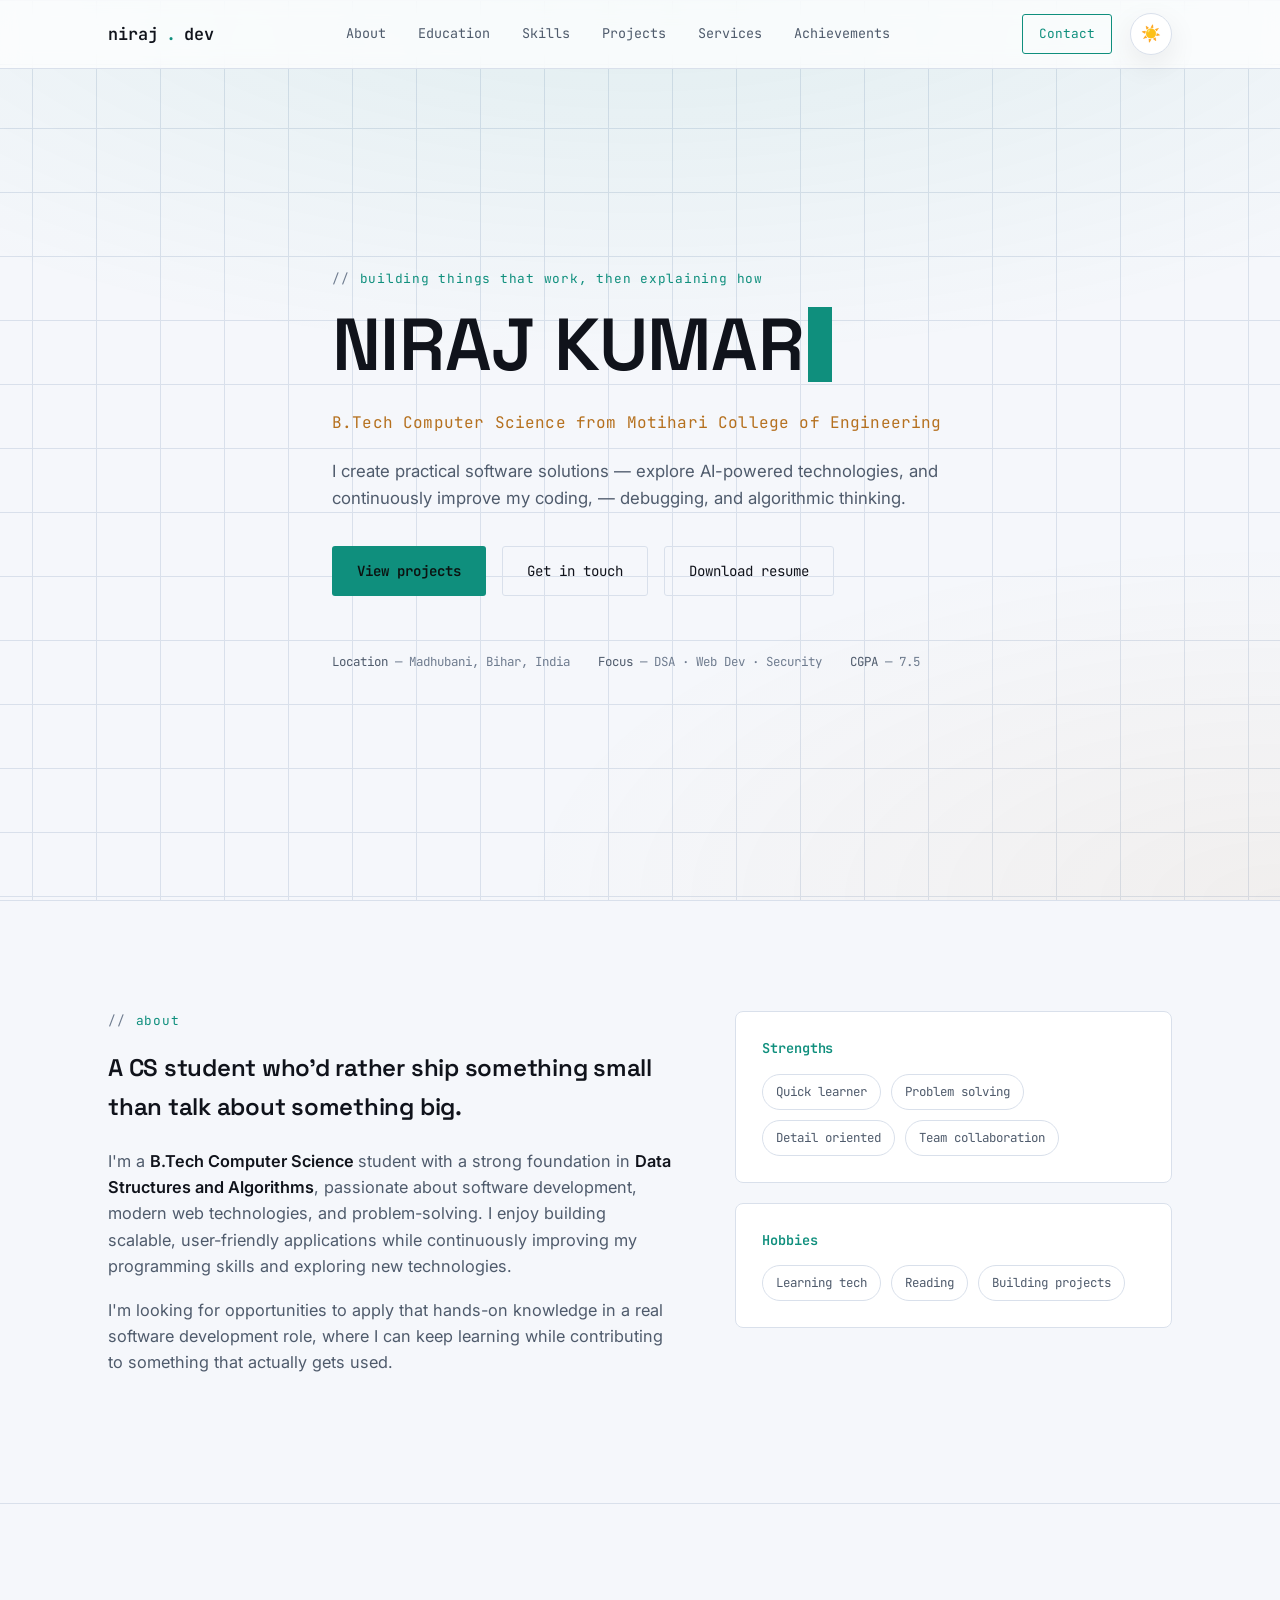
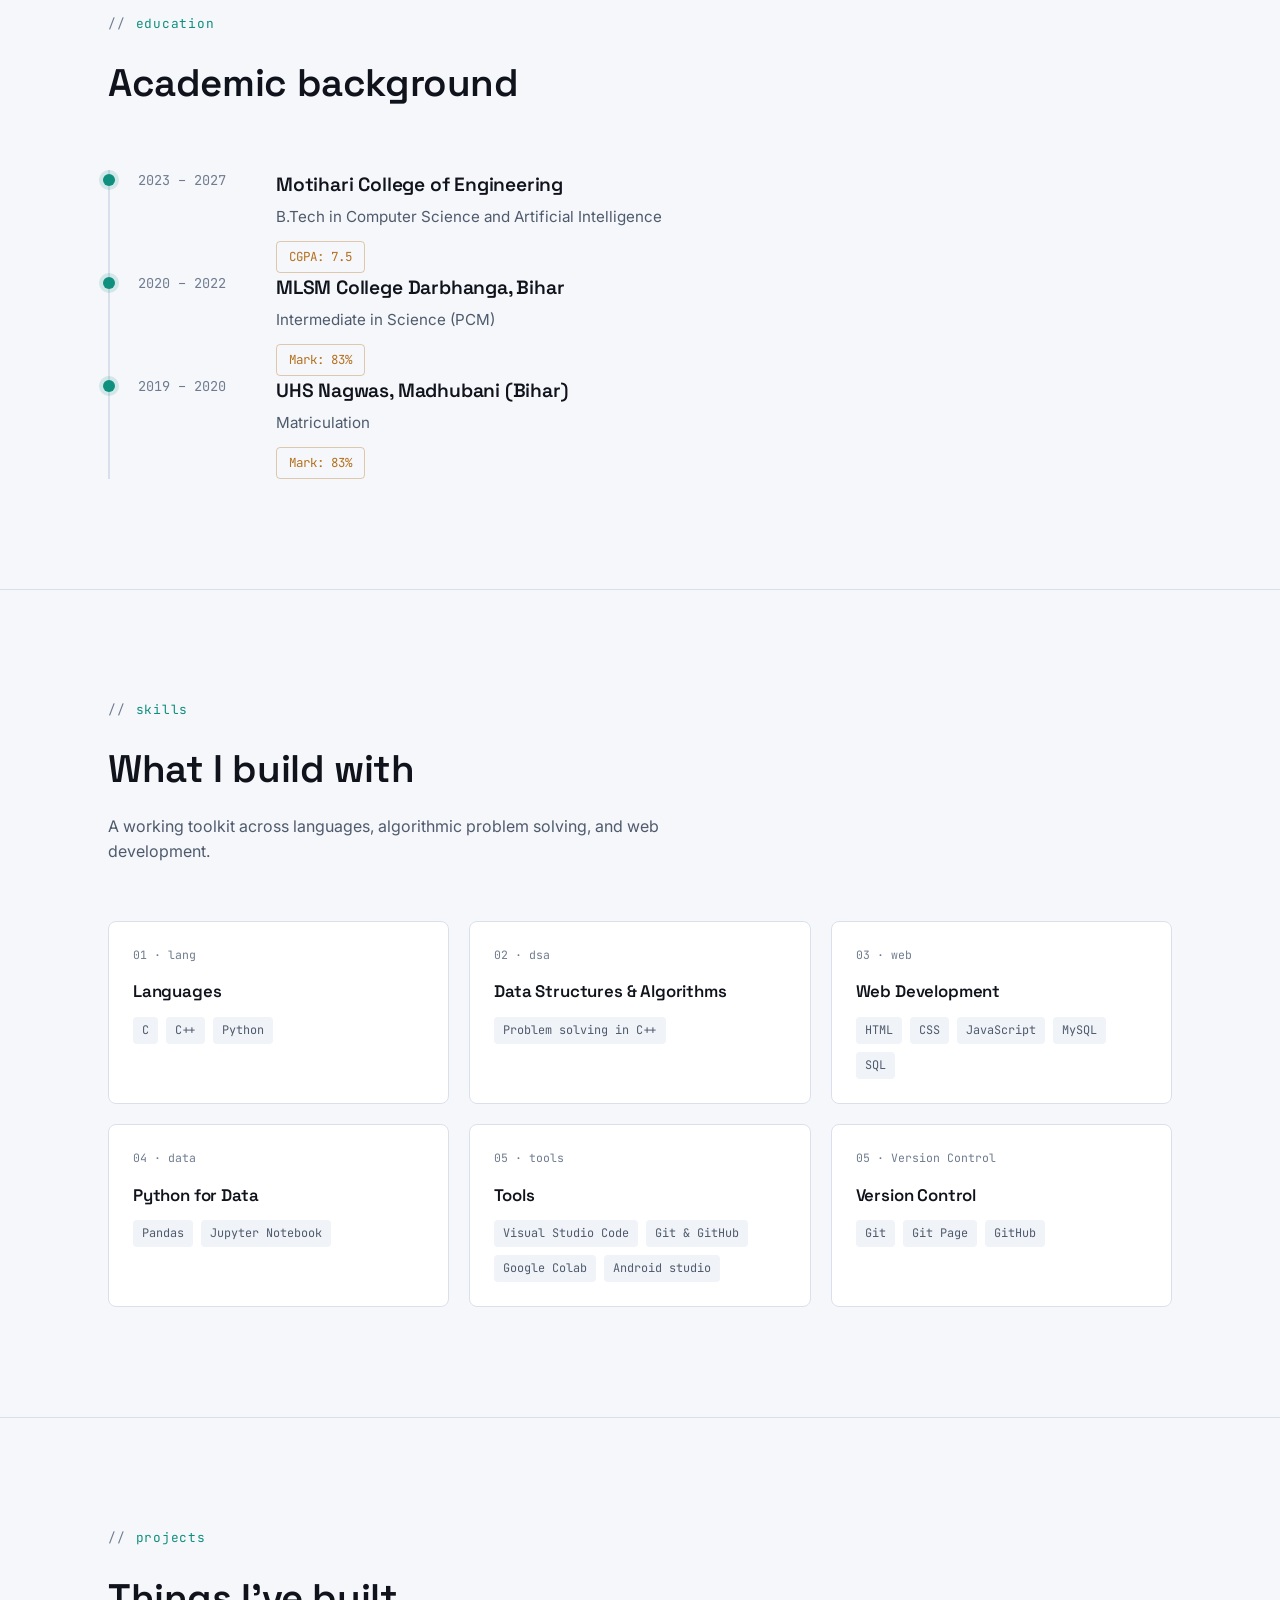
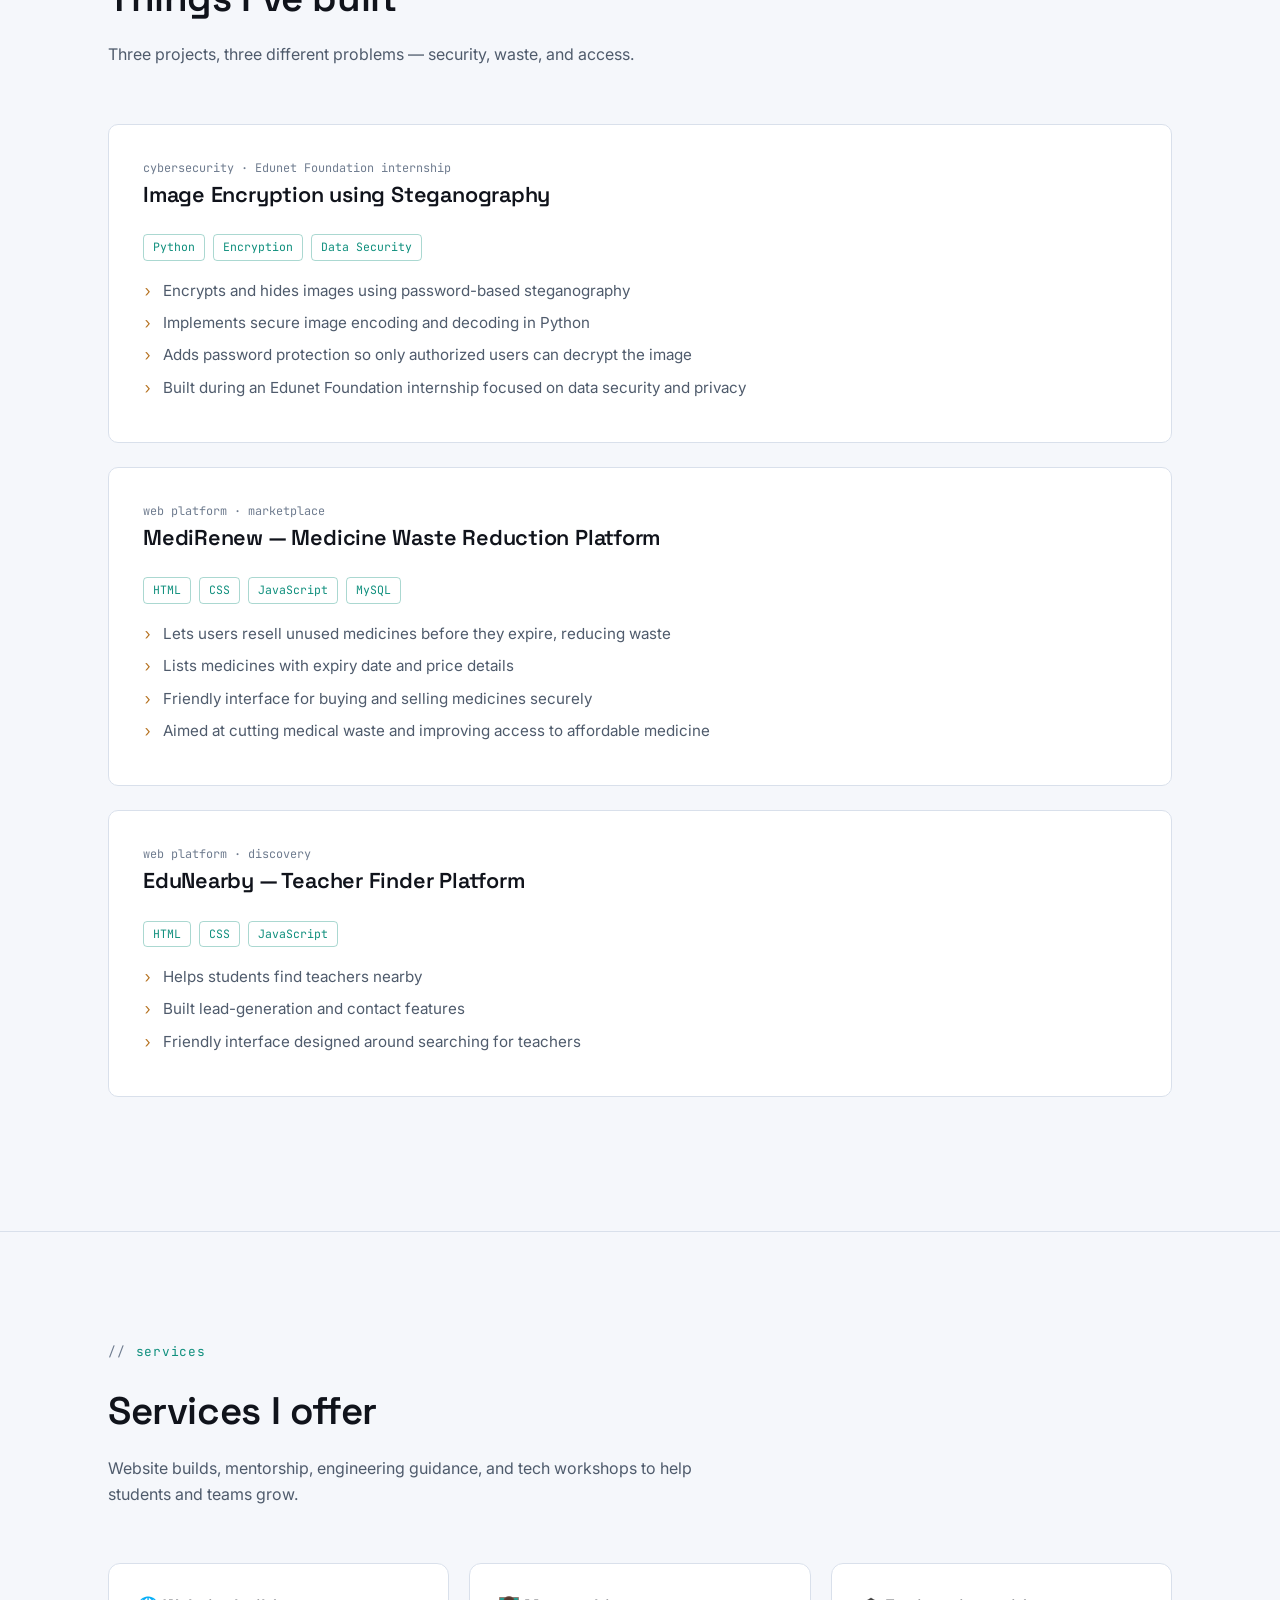
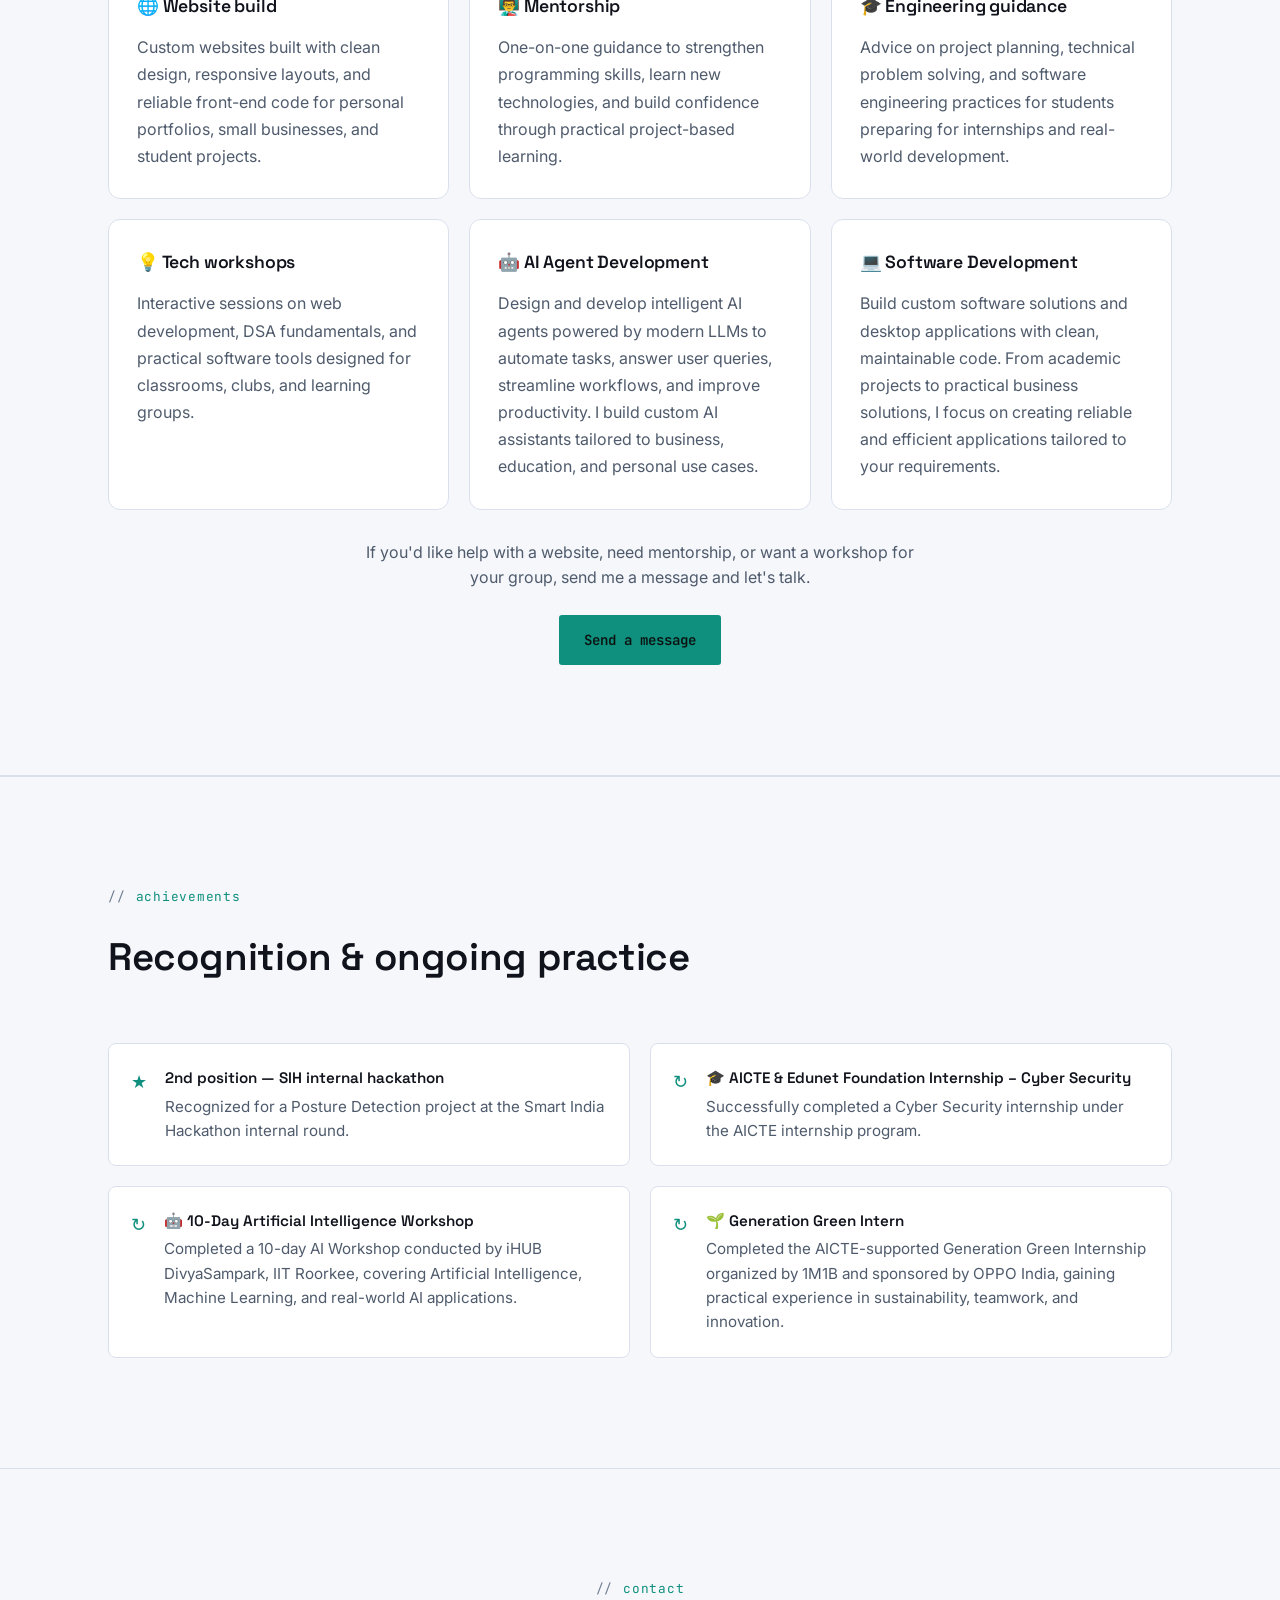
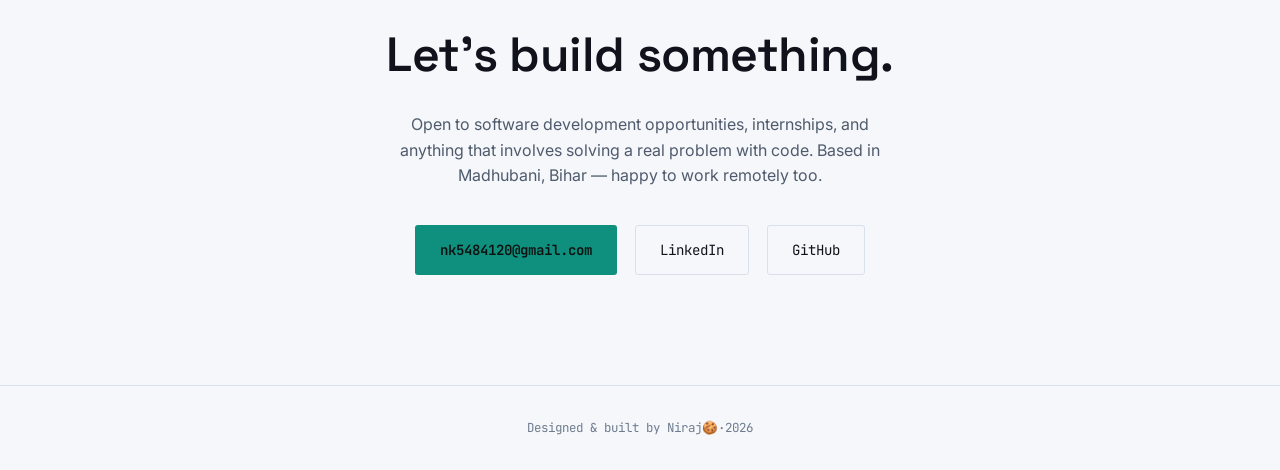
<file: index.html>
<!DOCTYPE html>
<html lang="en">
<head>
<meta charset="UTF-8">
<meta name="viewport" content="width=device-width, initial-scale=1.0">
<title>Niraj Kumar — Computer Science &amp; AI Student</title>
<link rel="preconnect" href="https://fonts.googleapis.com">
<link rel="preconnect" href="https://fonts.gstatic.com" crossorigin>
<link href="https://fonts.googleapis.com/css2?family=Space+Grotesk:wght@400;500;600;700&family=Inter:wght@400;500;600&family=JetBrains+Mono:wght@400;500;600&display=swap" rel="stylesheet">
<link rel="stylesheet" href="theme.css">
<script>
  (function () {
    const storedTheme = localStorage.getItem('portfolio-theme');
    const systemTheme = window.matchMedia('(prefers-color-scheme: light)').matches ? 'light' : 'dark';
    document.documentElement.setAttribute('data-theme', storedTheme || systemTheme);
  })();
</script>
<style>
  :root{
    --display:'Space Grotesk',sans-serif;
    --body:'Inter',sans-serif;
    --mono:'JetBrains Mono',monospace;
    --maxw:1120px;
  }

  *{margin:0;padding:0;box-sizing:border-box;}

  html{scroll-behavior:smooth;}

  @media (prefers-reduced-motion: reduce){
    html{scroll-behavior:auto;}
    *{animation-duration:0.01ms !important; animation-iteration-count:1 !important; transition-duration:0.01ms !important;}
  }

  body{
    background:var(--bg);
    color:var(--text);
    font-family:var(--body);
    line-height:1.6;
    overflow-x:hidden;
    background-image:
      linear-gradient(var(--border) 1px, transparent 1px),
      linear-gradient(90deg, var(--border) 1px, transparent 1px);
    background-size:64px 64px;
    background-position:center top;
    background-attachment:fixed;
    background-color:var(--bg);
  }

  body::before{
    content:"";
    position:fixed;
    inset:0;
    background:radial-gradient(ellipse 80% 50% at 50% -10%, rgba(var(--accent-rgb),0.10), transparent),
               radial-gradient(ellipse 60% 40% at 100% 100%, rgba(var(--accent2-rgb),0.06), transparent);
    pointer-events:none;
    z-index:0;
  }

  a{color:inherit; text-decoration:none;}
  ul{list-style:none;}
  img{max-width:100%; display:block;}

  .wrap{max-width:var(--maxw); margin:0 auto; padding:0 28px; position:relative; z-index:1;}

  .eyebrow{
    font-family:var(--mono);
    font-size:0.8rem;
    letter-spacing:0.06em;
    color:var(--accent);
    display:flex;
    align-items:center;
    gap:10px;
    margin-bottom:18px;
    text-transform:none;
  }
  .eyebrow::before{content:"//"; color:var(--text-faint);}

  h1,h2,h3{font-family:var(--display); font-weight:600; letter-spacing:-0.01em; color:var(--text);}

  /* ---------- NAV ---------- */
  header{
    position:fixed; top:0; left:0; right:0; z-index:100;
    backdrop-filter:blur(10px);
    background:var(--surface);
    border-bottom:1px solid var(--border);
  }
  nav.wrap{
    display:flex; align-items:center; justify-content:space-between;
    height:68px;
  }
  .logo{
    font-family:var(--mono); font-weight:600; font-size:1.05rem; color:var(--text);
    display:flex; align-items:center; gap:8px;
  }
  .logo .dot{color:var(--accent);}
  .nav-links{display:flex; gap:32px; align-items:center;}
  .nav-links a{
    font-family:var(--mono); font-size:0.84rem; color:var(--text-dim);
    position:relative; padding:4px 0; transition:color .2s ease;
  }
  .nav-links a:hover, .nav-links a:focus-visible{color:var(--text);}
  .nav-links a::after{
    content:""; position:absolute; left:0; bottom:-2px; width:0; height:1px;
    background:var(--accent); transition:width .25s ease;
  }
  .nav-links a:hover::after, .nav-links a:focus-visible::after{width:100%;}
  .nav-cta{
    font-family:var(--mono); font-size:0.8rem; padding:9px 16px;
    border:1px solid var(--accent); color:var(--accent); border-radius:3px;
    transition:background .2s ease, color .2s ease;
  }
  .nav-cta:hover{background:var(--accent); color:var(--bg);}
  .menu-btn{
    display:none; flex-direction:column; gap:5px; background:none; border:none; cursor:pointer; padding:8px;
  }
  .menu-btn span{width:22px; height:2px; background:var(--text); display:block; transition:.25s ease;}
 /* Mobile Navigation Panel */
.mobile-panel{
    position: fixed;
    top: 68px;          /* Height of navbar */
    left: 0;
    width: 100%;
    height: calc(100vh - 68px);
    background: var(--surface);
    display: flex;
    flex-direction: column;
    padding: 20px;
    overflow-y: auto;
    transform: translateX(-100%);
    transition: transform 0.3s ease-in-out;
    z-index: 9999;
    border-top: 1px solid var(--border);
}

/* Open Menu */
.mobile-panel.open{
    transform: translateX(0);
}

/* Menu Links */
.mobile-panel a{
    display: block;
    width: 100%;
    padding: 16px 10px;
    font-size: 18px;
    font-family: var(--mono);
    color: var(--text-dim);
    text-decoration: none;
    border-bottom: 1px solid var(--border);
    transition: background 0.3s, color 0.3s;
}

.mobile-panel a:hover{
    background: var(--surface-2);
    color: var(--accent);
}

/* Hide Mobile Menu on Desktop */
@media (min-width: 769px){
    .mobile-panel{
        display: none !important;
    }
}

/* Mobile & Tablet */
@media (max-width: 768px){
    .mobile-panel{
        display: flex;
    }
}

/* Small Phones */
@media (max-width: 480px){
    .mobile-panel{
        padding: 15px;
    }

    .mobile-panel a{
        font-size: 16px;
        padding: 14px 8px;
    }
}

  /* ---------- HERO ---------- */
  .hero{
    min-height:100vh;
    display:flex; align-items:center;
    padding-top:100px; padding-bottom:60px;
    position:relative;
  }
  .hero-inner{max-width:760px;}
  .hero h1{
    font-size:clamp(2.6rem, 7vw, 4.6rem);
    line-height:1.02;
    margin-bottom:22px;
    min-height:1.1em;
  }
  .hero h1 .cursor{
    display:inline-block; width:0.5ch; background:var(--accent); margin-left:4px;
    animation:blink 1s steps(1) infinite;
  }
  @keyframes blink{50%{opacity:0;}}
  .hero .role{
    font-family:var(--mono); font-size:1rem; color:var(--accent-2);
    margin-bottom:22px; letter-spacing:0.01em;
  }
  .hero p.desc{
    color:var(--text-dim); font-size:1.05rem; max-width:56ch; margin-bottom:34px;
  }
  .hero-actions{display:flex; gap:16px; flex-wrap:wrap;}
  .btn{
    font-family:var(--mono); font-size:0.88rem; padding:13px 24px; border-radius:3px;
    display:inline-flex; align-items:center; gap:8px; transition:all .2s ease; border:1px solid transparent;
  }
  .btn-primary{background:var(--accent); color:#0c1210; font-weight:600;}
  .btn-primary:hover{transform:translateY(-2px); box-shadow:0 8px 24px rgba(var(--accent-rgb),0.25);}
  .btn-ghost{border-color:var(--border); color:var(--text);}
  .btn-ghost:hover{border-color:var(--accent); color:var(--accent); transform:translateY(-2px);}

  .hero-meta{
    margin-top:56px; display:flex; gap:28px; flex-wrap:wrap;
    font-family:var(--mono); font-size:0.78rem; color:var(--text-faint);
  }
  .hero-meta span{color:var(--text-dim);}

  /* ---------- SECTION shared ---------- */
  section{padding:110px 0; position:relative; border-top:1px solid var(--border);}
  .section-head{margin-bottom:56px; max-width:640px;}
  .section-head h2{font-size:clamp(1.8rem,4vw,2.4rem);}
  .section-head p{color:var(--text-dim); margin-top:14px; font-size:1rem;}

  /* ---------- ABOUT ---------- */
  .about-grid{display:grid; grid-template-columns:1.3fr 1fr; gap:60px; align-items:start;}
  .about-grid p{color:var(--text-dim); font-size:1.02rem; margin-bottom:18px;}
  .about-grid p strong{color:var(--text); font-weight:600;}
  .chip-group{display:flex; flex-wrap:wrap; gap:10px; margin-top:8px;}
  .chip{
    font-family:var(--mono); font-size:0.78rem; padding:7px 13px; border:1px solid var(--border);
    border-radius:20px; color:var(--text-dim);
  }
  .side-card{
    background:var(--surface); border:1px solid var(--border); border-radius:8px; padding:26px;
    margin-bottom:20px;
  }
  .side-card h3{font-family:var(--mono); font-size:0.85rem; color:var(--accent); margin-bottom:14px; font-weight:600;}

  /* ---------- SKILLS ---------- */
  .skills-grid{display:grid; grid-template-columns:repeat(3,1fr); gap:20px;}
  .skill-card{
    background:var(--surface); border:1px solid var(--border); border-radius:8px; padding:24px;
    transition:border-color .2s ease, transform .2s ease;
  }
  .skill-card:hover{border-color:var(--accent); transform:translateY(-3px);}
  .skill-card .icon{
    font-family:var(--mono); font-size:0.72rem; color:var(--text-faint); margin-bottom:14px;
  }
  .skill-card h3{font-size:1.05rem; margin-bottom:12px;}
  .skill-card .tags{display:flex; flex-wrap:wrap; gap:8px;}
  .skill-card .tags span{
    font-family:var(--mono); font-size:0.74rem; color:var(--text-dim);
    background:var(--surface-2); padding:4px 9px; border-radius:4px;
  }

  /* ---------- PROJECTS ---------- */
  .project-card{
    position:relative; background:var(--surface); border:1px solid var(--border); border-radius:10px;
    padding:34px; margin-bottom:24px; overflow:hidden; isolation:isolate;
  }
  .project-card::before{
    content:""; position:absolute; inset:0; z-index:0; opacity:0;
    background:repeating-linear-gradient(0deg, rgba(var(--accent-rgb),0.5) 0px, rgba(var(--accent-rgb),0.5) 1px, transparent 1px, transparent 3px);
    transition:opacity .35s ease;
  }
  .project-card:hover::before{opacity:0.06;}
  .project-scan{
    position:absolute; left:0; right:0; top:-20%; height:20%; z-index:0;
    background:linear-gradient(rgba(var(--accent-rgb),0), rgba(var(--accent-rgb),0.18), rgba(var(--accent-rgb),0));
    pointer-events:none; transition:top .9s cubic-bezier(.2,.7,.2,1);
  }
  .project-card:hover .project-scan{top:110%;}
  .project-top{
    display:flex; justify-content:space-between; align-items:flex-start; gap:20px; margin-bottom:16px; position:relative; z-index:1;
  }
  .project-tag{font-family:var(--mono); font-size:0.74rem; color:var(--text-faint);}
  .project-card h3{font-size:1.35rem; margin-bottom:6px; position:relative; z-index:1;}
  .project-card .stack{
    display:flex; gap:8px; flex-wrap:wrap; margin-bottom:18px; position:relative; z-index:1;
  }
  .project-card .stack span{
    font-family:var(--mono); font-size:0.72rem; color:var(--accent); border:1px solid rgba(var(--accent-rgb),0.35);
    padding:3px 9px; border-radius:4px;
  }
  .project-card ul{position:relative; z-index:1;}
  .project-card ul li{
    color:var(--text-dim); font-size:0.95rem; padding-left:20px; position:relative; margin-bottom:8px;
  }
  .project-card ul li::before{
    content:"›"; position:absolute; left:0; color:var(--accent-2); font-family:var(--mono);
  }

  /* ---------- ACHIEVEMENTS ---------- */
  .ach-list{display:grid; grid-template-columns:1fr 1fr; gap:20px;}
  .ach-item{
    display:flex; gap:18px; align-items:flex-start; background:var(--surface); border:1px solid var(--border);
    border-radius:8px; padding:22px;
  }
  .ach-item .mark{
    font-family:var(--mono); color:var(--accent); font-size:1.1rem; flex-shrink:0; margin-top:2px;
  }
  .ach-item p{color:var(--text-dim); font-size:0.95rem;}
  .ach-item strong{color:var(--text); display:block; margin-bottom:4px; font-family:var(--display); font-weight:600;}

  /* ---------- EDUCATION ---------- */
  .edu-row{
    display:flex; gap:28px; border-left:2px solid var(--border); padding-left:28px; position:relative;
  }
  .edu-row::before{
    content:""; position:absolute; left:-7px; top:4px; width:12px; height:12px; border-radius:50%;
    background:var(--accent); box-shadow:0 0 0 4px rgba(var(--accent-rgb),0.15);
  }
  .edu-row .edu-year{font-family:var(--mono); color:var(--text-faint); font-size:0.85rem; min-width:110px;}
  .edu-row h3{font-size:1.2rem; margin-bottom:4px;}
  .edu-row p{color:var(--text-dim); font-size:0.95rem;}
  .cgpa-badge{
    display:inline-block; margin-top:12px; font-family:var(--mono); font-size:0.78rem;
    color:var(--accent-2); border:1px solid rgba(var(--accent2-rgb),0.35); padding:5px 12px; border-radius:4px;
  }

  /* ---------- SERVICES ---------- */
  .service-section{border-bottom:1px solid var(--border);}
  .service-grid{display:grid; grid-template-columns:repeat(3, minmax(0, 1fr)); gap:20px;}
  .service-card{
    background:var(--surface);
    border:1px solid var(--border);
    border-radius:12px;
    padding:28px;
    transition:transform .2s ease, border-color .2s ease;
  }
  .service-card:hover{border-color:var(--accent); transform:translateY(-3px);}
  .service-card h3{font-size:1.1rem; margin-bottom:14px;}
  .service-card p{color:var(--text-dim); line-height:1.7;}
  .service-note{margin-top:30px; text-align:center;}
  .service-note p{max-width:56ch; margin:0 auto 24px; color:var(--text-dim);}

  /* ---------- CONTACT ---------- */
  .contact-section{text-align:center; border-bottom:1px solid var(--border);}
  .contact-section h2{font-size:clamp(2rem,5vw,3rem); margin-bottom:18px;}
  .contact-section p{color:var(--text-dim); max-width:52ch; margin:0 auto 36px;}
  .contact-links{display:flex; justify-content:center; gap:18px; flex-wrap:wrap;}

  footer{padding:32px 0; text-align:center;}
  footer p{font-family:var(--mono); font-size:0.78rem; color:var(--text-faint);}

  /* ---------- REVEAL ON SCROLL ---------- */
  .reveal{opacity:0; transform:translateY(24px); transition:opacity .7s ease, transform .7s ease;}
  .reveal.visible{opacity:1; transform:translateY(0);}

  :focus-visible{outline:2px solid var(--accent); outline-offset:3px;}

  /* ---------- RESPONSIVE ---------- */
  @media (max-width:900px){
    .about-grid{grid-template-columns:1fr;}
    .skills-grid{grid-template-columns:repeat(2,1fr);}
    .ach-list{grid-template-columns:1fr;}
  }
  @media (max-width:720px){
    .nav-links{display:none;}
    .nav-cta{display:none;}
    .menu-btn{display:flex;}
    section{padding:76px 0;}
    .skills-grid{grid-template-columns:1fr;}
    .service-grid{grid-template-columns:1fr;}
    .edu-row{gap:18px;}
    .edu-row .edu-year{min-width:80px; font-size:0.75rem;}
  }
</style>
</head>
<body>

<header>
  <nav class="wrap">
    <a href="#home" class="logo">niraj<span class="dot">.</span>dev</a>
    <div class="nav-links">
      <a href="#about">About</a>
      <a href="#education">Education</a>
      <a href="#skills">Skills</a>
      <a href="#projects">Projects</a>
      <a href="#services">Services</a>
      <a href="#achievements">Achievements</a>
    </div>
    <div class="nav-actions">
      <a href="#contact" class="nav-cta">Contact</a>
      <button class="theme-toggle" type="button" aria-label="Toggle color theme" aria-pressed="false" data-theme-toggle>
        <span class="theme-toggle__icon" aria-hidden="true">🌙</span>
      </button>
      <button class="menu-btn" id="menuBtn" aria-label="Toggle menu" aria-expanded="false">
        <span></span><span></span><span></span>
      </button>
    </div>
  </nav>
  <div class="mobile-panel" id="mobilePanel">
    <a href="#about">About</a>
    <a href="#education">Education</a>
    <a href="#skills">Skills</a>
    <a href="#projects">Projects</a>
    <a href="#services">Services</a>
    <a href="#achievements">Achievements</a>
    <a href="#contact">Contact</a>
  </div>
</header>

<main>
  <section class="hero" id="home">
    <div class="wrap hero-inner">
      <div class="eyebrow">building things that work, then explaining how</div>
      <h1 id="heroName">NIRAJ KUMAR<span class="cursor">&nbsp;</span></h1>
      <div class="role">B.Tech Computer Science from   Motihari College of Engineering</div>
      <p class="desc">I create practical software solutions &mdash; explore AI-powered technologies, and continuously improve my coding, &mdash; debugging, and algorithmic thinking.</p>
      <div class="hero-actions">
        <a href="#projects" class="btn btn-primary">View projects</a>
        <a href="#contact" class="btn btn-ghost">Get in touch</a>
        <a href="https://www.image2url.com/r2/default/documents/1785703407915-26edd889-9b55-4d9e-89d4-d6fce3e6931b.pdf" class="btn btn-ghost" download>Download resume</a>
      </div>
      <div class="hero-meta">
        <div><span>Location</span> — Madhubani, Bihar, India</div>
        <div><span>Focus</span> — DSA · Web Dev · Security</div>
        <div><span>CGPA</span> — 7.5</div>
      </div>
    </div>
  </section>

  <section id="about">
    <div class="wrap">
      <div class="about-grid">
        <div class="reveal">
          <div class="eyebrow">about</div>
          <h2 style="margin-bottom:22px;">A CS student who'd rather ship something small than talk about something big.</h2>
          <p>I'm a <strong>B.Tech Computer Science </strong> student with a strong foundation in <strong>Data Structures and Algorithms</strong>, passionate about software development, modern web technologies, and problem-solving. I enjoy building scalable, user-friendly applications while continuously improving my programming skills and exploring new technologies.</p>
          <p>I'm looking for opportunities to apply that hands-on knowledge in a real software development role, where I can keep learning while contributing to something that actually gets used.</p>
        </div>
        <div class="reveal">
          <div class="side-card">
            <h3>Strengths</h3>
            <div class="chip-group">
              <span class="chip">Quick learner</span>
              <span class="chip">Problem solving</span>
              <span class="chip">Detail oriented</span>
              <span class="chip">Team collaboration</span>
            </div>
          </div>
          <div class="side-card">
            <h3>Hobbies</h3>
            <div class="chip-group">
              <span class="chip">Learning tech</span>
              <span class="chip">Reading</span>
              <span class="chip">Building projects</span>
            </div>
          </div>
        </div>
      </div>
    </div>
  </section>

  <section id="education">
    <div class="wrap">
      <div class="section-head reveal">
        <div class="eyebrow">education</div>
        <h2>Academic background</h2>
      </div>
      <div class="edu-row reveal">
        <div class="edu-year">2023 – 2027</div>
        <div>
          <h3>Motihari College of Engineering</h3>
          <p>B.Tech in Computer Science and Artificial Intelligence</p>
          <span class="cgpa-badge">CGPA: 7.5</span>
        </div>
      </div>
      <div class="edu-row reveal">
        <div class="edu-year">2020 – 2022</div>
        <div>
          <h3>MLSM College Darbhanga, Bihar</h3>
          <p>Intermediate in Science (PCM)</p>
          <span class="cgpa-badge">Mark: 83%</span>
        </div>
      </div>
      <div class="edu-row reveal">
        <div class="edu-year">2019 – 2020</div>
        <div>
          <h3>UHS Nagwas, Madhubani (Bihar)</h3>
          <p>Matriculation</p>
          <span class="cgpa-badge">Mark: 83%</span>
        </div>
      </div>
    </div>
  </section>

  <section id="skills">
    <div class="wrap">
      <div class="section-head reveal">
        <div class="eyebrow">skills</div>
        <h2>What I build with</h2>
        <p>A working toolkit across languages, algorithmic problem solving, and web development.</p>
      </div>
      <div class="skills-grid">
        <div class="skill-card reveal">
          <div class="icon">01 · lang</div>
          <h3>Languages</h3>
          <div class="tags"><span>C</span><span>C++</span><span>Python</span></div>
        </div>
        <div class="skill-card reveal">
          <div class="icon">02 · dsa</div>
          <h3>Data Structures &amp; Algorithms</h3>
          <div class="tags"><span>Problem solving in C++</span></div>
        </div>
        <div class="skill-card reveal">
          <div class="icon">03 · web</div>
          <h3>Web Development</h3>
          <div class="tags"><span>HTML</span><span>CSS</span><span>JavaScript</span><span>MySQL</span><span>SQL</span></div>
        </div>
        <div class="skill-card reveal">
          <div class="icon">04 · data</div>
          <h3>Python for Data</h3>
          <div class="tags"><span>Pandas</span><span>Jupyter Notebook</span></div>
        </div>
        <div class="skill-card reveal">
          <div class="icon">05 · tools</div>
          <h3>Tools</h3>
          <div class="tags"><span>Visual Studio Code</span><span>Git & GitHub</span><span>Google Colab</span><span>Android studio</span></div>
        </div>
        <div class="skill-card reveal">
          <div class="icon">05 · Version Control</div>
          <h3>Version Control</h3>
          <div class="tags"><span>Git</span><span>Git Page</span><span>GitHub</span></div>
        </div>
      </div>
    </div>
  </section>

  <section id="projects">
    <div class="wrap">
      <div class="section-head reveal">
        <div class="eyebrow">projects</div>
        <h2>Things I've built</h2>
        <p>Three projects, three different problems — security, waste, and access.</p>
      </div>

      <div class="project-card reveal">
        <div class="project-scan"></div>
        <div class="project-top">
          <div>
            <div class="project-tag">cybersecurity · Edunet Foundation internship</div>
            <h3>Image Encryption using Steganography</h3>
          </div>
        </div>
        <div class="stack"><span>Python</span><span>Encryption</span><span>Data Security</span></div>
        <ul>
          <li>Encrypts and hides images using password-based steganography</li>
          <li>Implements secure image encoding and decoding in Python</li>
          <li>Adds password protection so only authorized users can decrypt the image</li>
          <li>Built during an Edunet Foundation internship focused on data security and privacy</li>
        </ul>
      </div>

      <div class="project-card reveal">
        <div class="project-scan"></div>
        <div class="project-top">
          <div>
            <div class="project-tag">web platform · marketplace</div>
            <h3>MediRenew — Medicine Waste Reduction Platform</h3>
          </div>
        </div>
        <div class="stack"><span>HTML</span><span>CSS</span><span>JavaScript</span><span>MySQL</span></div>
        <ul>
          <li>Lets users resell unused medicines before they expire, reducing waste</li>
          <li>Lists medicines with expiry date and price details</li>
          <li>Friendly interface for buying and selling medicines securely</li>
          <li>Aimed at cutting medical waste and improving access to affordable medicine</li>
        </ul>
      </div>

      <div class="project-card reveal">
        <div class="project-scan"></div>
        <div class="project-top">
          <div>
            <div class="project-tag">web platform · discovery</div>
            <h3>EduNearby — Teacher Finder Platform</h3>
          </div>
        </div>
        <div class="stack"><span>HTML</span><span>CSS</span><span>JavaScript</span></div>
        <ul>
          <li>Helps students find teachers nearby</li>
          <li>Built lead-generation and contact features</li>
          <li>Friendly interface designed around searching for teachers</li>
        </ul>
      </div>
    </div>
  </section>

  <section class="service-section" id="services">
    <div class="wrap">
      <div class="section-head reveal">
        <div class="eyebrow">services</div>
        <h2>Services I offer</h2>
        <p>Website builds, mentorship, engineering guidance, and tech workshops to help students and teams grow.</p>
      </div>
      <div class="service-grid">
        <article class="service-card reveal">
          <h3>🌐 Website build</h3>
          <p>Custom websites built with clean design, responsive layouts, and reliable front-end code for personal portfolios, small businesses, and student projects.</p>
        </article>
        <article class="service-card reveal">
          <h3>👨‍🏫 Mentorship</h3>
          <p>One-on-one guidance to strengthen programming skills, learn new technologies, and build confidence through practical project-based learning.</p>
        </article>
        <article class="service-card reveal">
          <h3>🎓 Engineering guidance</h3>
          <p>Advice on project planning, technical problem solving, and software engineering practices for students preparing for internships and real-world development.</p>
        </article>
        <article class="service-card reveal">
          <h3>💡 Tech workshops</h3>
          <p>Interactive sessions on web development, DSA fundamentals, and practical software tools designed for classrooms, clubs, and learning groups.</p>
        </article>
        <article class="service-card reveal">
          <h3>🤖 AI Agent Development</h3>
          <p>Design and develop intelligent AI agents powered by modern LLMs to automate tasks, answer user queries, streamline workflows, and improve productivity. I build custom AI assistants tailored to business, education, and personal use cases.</p>
        </article>
        <article class="service-card reveal">
          <h3>💻 Software Development</h3>
          <p>Build custom software solutions and desktop applications with clean, maintainable code. From academic projects to practical business solutions, I focus on creating reliable and efficient applications tailored to your requirements.</p>
        </article>
      </div>
      <div class="service-note reveal">
        <p>If you'd like help with a website, need mentorship, or want a workshop for your group, send me a message and let's talk.</p>
        <a href="contact.html" class="btn btn-primary">Send a message</a>
      </div>
    </div>
  </section>

  <section id="achievements">
    <div class="wrap">
      <div class="section-head reveal">
        <div class="eyebrow">achievements</div>
        <h2>Recognition &amp; ongoing practice</h2>
      </div>
      <div class="ach-list">
        <div class="ach-item reveal">
          <div class="mark">★</div>
          <p><strong>2nd position — SIH internal hackathon</strong>Recognized for a Posture Detection project at the Smart India Hackathon internal round.</p>
        </div>
        <div class="ach-item reveal">
          <div class="mark">↻</div>
          <p><strong>🎓 AICTE & Edunet Foundation Internship – Cyber Security</strong>Successfully completed a Cyber Security internship under the AICTE internship program.</p>
        </div>
        <div class="ach-item reveal">
          <div class="mark">↻</div>
          <p><strong>🤖 10-Day Artificial Intelligence Workshop</strong>Completed a 10-day AI Workshop conducted by iHUB DivyaSampark, IIT Roorkee, covering Artificial Intelligence, Machine Learning, and real-world AI applications.</p>
        </div>
        <div class="ach-item reveal">
          <div class="mark">↻</div>
          <p><strong>🌱 Generation Green Intern</strong>Completed the AICTE-supported Generation Green Internship organized by 1M1B and sponsored by OPPO India, gaining practical experience in sustainability, teamwork, and innovation.</p>
        </div>
      </div>
    </div>
  </section>

  <section class="contact-section" id="contact">
    <div class="wrap">
      <div class="eyebrow" style="justify-content:center;">contact</div>
      <h2>Let's build something.</h2>
      <p>Open to software development opportunities, internships, and anything that involves solving a real problem with code. Based in Madhubani, Bihar — happy to work remotely too.</p>
      <div class="contact-links">
        <a href="mailto:nk5484120@gmail.com" class="btn btn-primary">nk5484120@gmail.com</a>
        <a href="https://www.linkedin.com/in/niraj-kumar-a68aba2b2" target="_blank" rel="noopener noreferrer" class="btn btn-ghost">
    LinkedIn
</a>
      <a href="https://github.com/nirajkumar3308" target="_blank" rel="noopener noreferrer" class="btn btn-ghost">
    GitHub
</a>
      </div>
    </div>
  </section>

  <footer>
    <p>Designed &amp; built by Niraj🍪·2026</p>
  </footer>
</main>

<script src="theme.js"></script>
<script>
  // Mobile menu toggle
  const menuBtn = document.getElementById('menuBtn');
  const mobilePanel = document.getElementById('mobilePanel');
  menuBtn.addEventListener('click', () => {
    const open = mobilePanel.classList.toggle('open');
    menuBtn.setAttribute('aria-expanded', open);
  });
  mobilePanel.querySelectorAll('a').forEach(a => a.addEventListener('click', () => {
    mobilePanel.classList.remove('open');
    menuBtn.setAttribute('aria-expanded', 'false');
  }));

  // Decode / scramble effect for hero name
  const heroName = document.getElementById('heroName');
  const finalText = "NIRAJ KUMAR";
  const chars = "ABCDEFGHIJKLMNOPQRSTUVWXYZ!@#$%&*";
  const prefersReduced = window.matchMedia('(prefers-reduced-motion: reduce)').matches;

  function decodeIn(el, text, duration = 900){
    if(prefersReduced){
      el.innerHTML = text + '<span class="cursor">&nbsp;</span>';
      return;
    }
    const steps = 14;
    let frame = 0;
    const interval = setInterval(() => {
      frame++;
      let out = "";
      for(let i=0;i<text.length;i++){
        if(text[i] === " "){ out += " "; continue; }
        const revealPoint = (i / text.length) * steps;
        if(frame >= revealPoint + steps*0.4){
          out += text[i];
        } else {
          out += chars[Math.floor(Math.random()*chars.length)];
        }
      }
      el.innerHTML = out + '<span class="cursor">&nbsp;</span>';
      if(frame >= steps){
        clearInterval(interval);
        el.innerHTML = text + '<span class="cursor">&nbsp;</span>';
      }
    }, 60);
  }
  decodeIn(heroName, finalText);

  // Scroll reveal
  const revealEls = document.querySelectorAll('.reveal');
  const io = new IntersectionObserver((entries) => {
    entries.forEach(entry => {
      if(entry.isIntersecting){
        entry.target.classList.add('visible');
        io.unobserve(entry.target);
      }
    });
  }, { threshold: 0.15 });
  revealEls.forEach(el => io.observe(el));
</script>

</body>
</html>
</file>
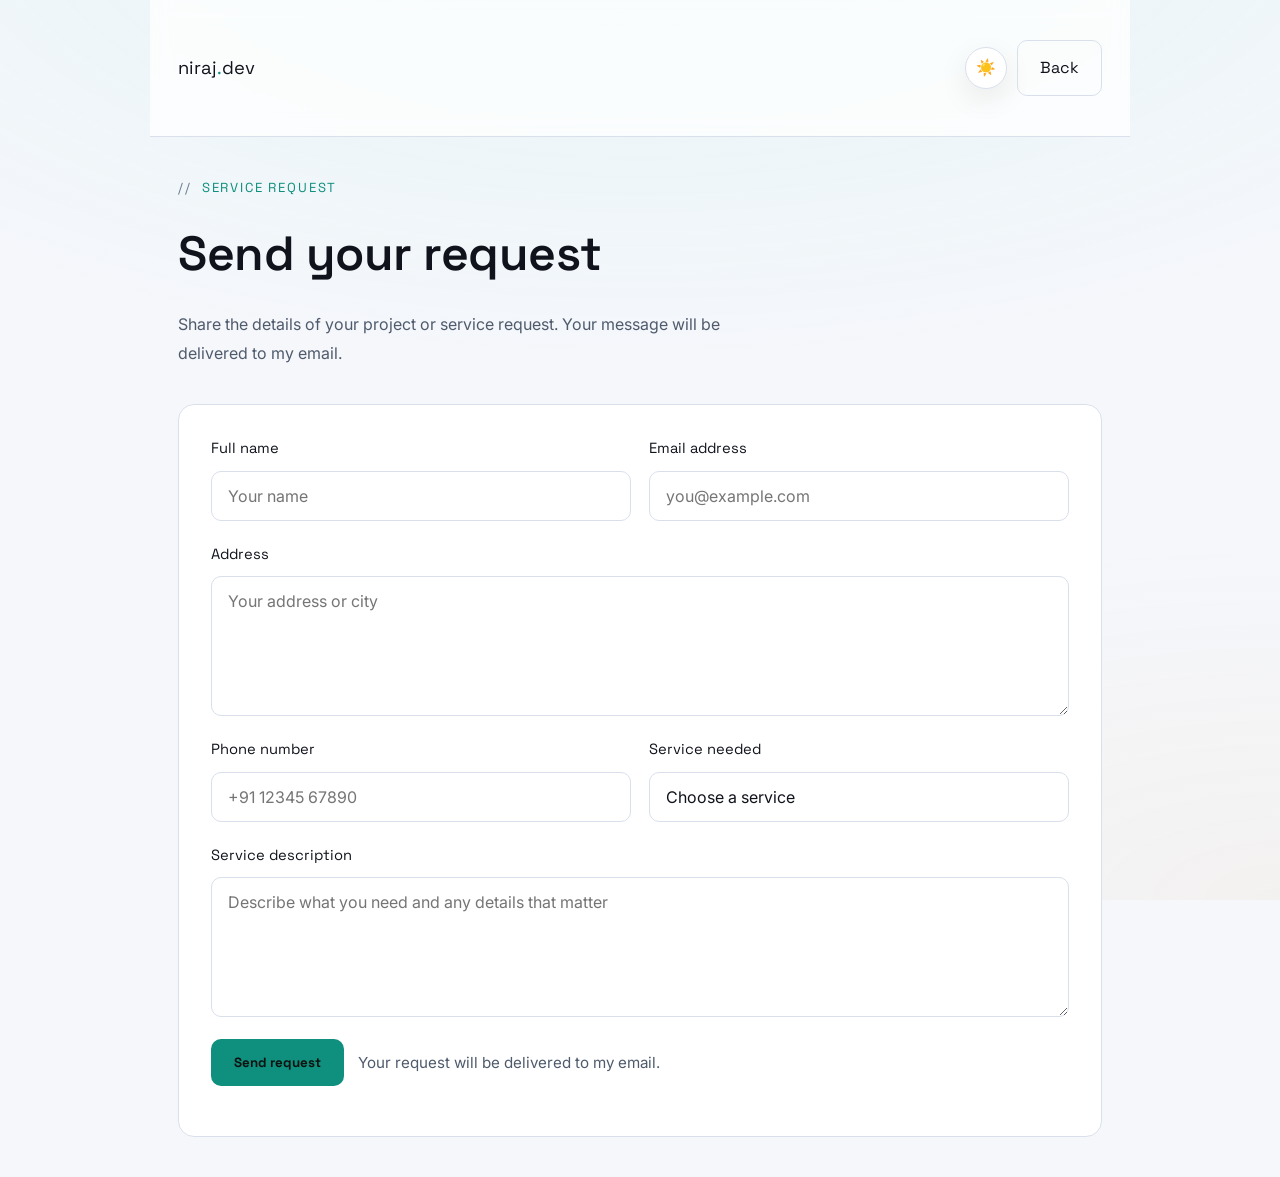
<file: contact.html>
<!DOCTYPE html>
<html lang="en">
<head>
  <meta charset="UTF-8">
  <meta name="viewport" content="width=device-width, initial-scale=1.0">
  <title>Contact — Service Request</title>
  <link rel="preconnect" href="https://fonts.googleapis.com">
  <link rel="preconnect" href="https://fonts.gstatic.com" crossorigin>
  <link href="https://fonts.googleapis.com/css2?family=Space+Grotesk:wght@400;500;600;700&family=Inter:wght@400;500;600&display=swap" rel="stylesheet">
  <link rel="stylesheet" href="theme.css">
  <script>
    (function () {
      const storedTheme = localStorage.getItem('portfolio-theme');
      const systemTheme = window.matchMedia('(prefers-color-scheme: light)').matches ? 'light' : 'dark';
      document.documentElement.setAttribute('data-theme', storedTheme || systemTheme);
    })();
  </script>
  <style>
    :root {
      --maxw: 980px;
      --display: 'Space Grotesk', sans-serif;
      --body: 'Inter', sans-serif;
    }

    * {
      margin: 0;
      padding: 0;
      box-sizing: border-box;
    }

    html {
      scroll-behavior: smooth;
    }

    body {
      min-height: 100vh;
      background: var(--bg);
      color: var(--text);
      font-family: var(--body);
    }

    body::before {
      content: '';
      position: fixed;
      inset: 0;
      background: radial-gradient(ellipse 80% 50% at 50% -10%, rgba(95, 225, 201, 0.10), transparent),
        radial-gradient(ellipse 60% 40% at 100% 100%, rgba(232, 162, 75, 0.06), transparent);
      pointer-events: none;
      z-index: 0;
    }

    .wrap {
      max-width: var(--maxw);
      margin: 0 auto;
      padding: 40px 28px;
      position: relative;
      z-index: 1;
    }

    header {
      display: flex;
      justify-content: space-between;
      align-items: center;
      padding-bottom: 28px;
    }

    .logo {
      font-family: var(--display);
      font-size: 1.15rem;
      color: var(--text);
    }

    .logo .dot {
      color: var(--accent);
    }

    .eyebrow {
      font-family: var(--display);
      font-size: 0.82rem;
      letter-spacing: 0.14em;
      color: var(--accent);
      text-transform: uppercase;
      margin-bottom: 18px;
    }

    h1 {
      font-family: var(--display);
      font-size: clamp(2.2rem, 4vw, 3rem);
      margin-bottom: 18px;
    }

    p.lead {
      max-width: 58ch;
      color: var(--text-dim);
      line-height: 1.8;
      margin-bottom: 36px;
    }

    .form-card {
      background: var(--surface);
      border: 1px solid var(--border);
      border-radius: 16px;
      padding: 32px;
    }

    .field {
      display: grid;
      gap: 10px;
      margin-bottom: 22px;
    }

    label {
      font-family: var(--display);
      font-size: 0.92rem;
      color: var(--text);
    }

    input,
    textarea,
    select {
      background: rgba(255, 255, 255, 0.03);
      border: 1px solid var(--border);
      border-radius: 10px;
      color: var(--text);
      font-family: var(--body);
      font-size: 1rem;
      padding: 14px 16px;
      outline: none;
      transition: border-color 0.2s ease, box-shadow 0.2s ease;
      min-height: 48px;
    }

    select {
      appearance: none;
      -webkit-appearance: none;
      -moz-appearance: none;
    }

    select option {
      color: var(--text);
      background: var(--surface);
    }

    input:focus,
    textarea:focus,
    select:focus {
      border-color: var(--accent);
      box-shadow: 0 0 0 4px rgba(95, 225, 201, 0.08);
    }

    textarea {
      min-height: 140px;
      resize: vertical;
    }

    .grid {
      display: grid;
      grid-template-columns: 1fr 1fr;
      gap: 18px;
    }

    .button-row {
      display: flex;
      gap: 14px;
      flex-wrap: wrap;
      align-items: center;
      justify-content: flex-start;
      margin-top: 6px;
    }

    .btn {
      font-family: var(--display);
      display: inline-flex;
      align-items: center;
      gap: 10px;
      padding: 14px 22px;
      border-radius: 10px;
      border: 1px solid transparent;
      cursor: pointer;
      transition: all 0.2s ease;
    }

    .btn-primary {
      background: var(--accent);
      color: #0c1210;
      font-weight: 700;
    }

    .btn-primary:hover {
      transform: translateY(-1px);
    }

    .btn-ghost {
      background: transparent;
      color: var(--text);
      border: 1px solid var(--border);
    }

    .btn-ghost:hover {
      border-color: var(--accent);
      color: var(--accent);
      transform: translateY(-1px);
    }

    .note {
      color: var(--text-dim);
      font-size: 0.95rem;
      line-height: 1.7;
    }

    .status {
      margin-top: 18px;
      font-family: var(--body);
      font-size: 0.98rem;
    }

    .status.success {
      color: #7bed9f;
    }

    .status.error {
      color: #ff7b72;
    }

    @media (max-width: 720px) {
      .grid {
        grid-template-columns: 1fr;
      }

      .wrap {
        padding: 28px 20px;
      }
    }
  </style>
</head>
<body>
  <header class="wrap">
    <a href="index.html" class="logo">niraj<span class="dot">.</span>dev</a>
    <div class="header-actions">
      <button class="theme-toggle" type="button" aria-label="Toggle color theme" aria-pressed="false" data-theme-toggle>
        <span class="theme-toggle__icon" aria-hidden="true">🌙</span>
      </button>
      <a href="index.html" class="btn btn-ghost">Back</a>
    </div>
  </header>

  <main class="wrap">
    <div class="eyebrow">service request</div>
    <h1>Send your request</h1>
    <p class="lead">Share the details of your project or service request. Your message will be delivered to my email.</p>

    <div class="form-card">
      <form id="contactForm">
        <input type="hidden" name="access_key" value="5328cdf7-9cb0-44ed-8e1a-98aa026bf7a6" />
        <input type="hidden" name="subject" value="Service request from portfolio" />
        <input type="hidden" name="redirect" value="" />
        <input type="text" name="botcheck" style="display:none;visibility:hidden;" autocomplete="off" />

        <div class="grid">
          <div class="field">
            <label for="name">Full name</label>
            <input id="name" name="name" type="text" placeholder="Your name" required />
          </div>
          <div class="field">
            <label for="email">Email address</label>
            <input id="email" name="email" type="email" placeholder="you@example.com" required />
          </div>
        </div>

        <div class="field">
          <label for="address">Address</label>
          <textarea id="address" name="address" placeholder="Your address or city" required></textarea>
        </div>

        
        <div class="grid">
          <div class="field">
            <label for="phone">Phone number</label>
            <input id="phone" name="phone" type="tel" placeholder="+91 12345 67890" required />
          </div>
          <div class="field">
            <label for="service">Service needed</label>
            <select id="service" name="service" required>
              <option value="">Choose a service</option>
              <option value="🌐 Website build">🌐 Website build</option>
              <option value="👨‍🏫 Mentorship">👨‍🏫 Mentorship</option>
              <option value="🎓 Engineering guidance">🎓 Engineering guidance</option>
              <option value="💡 Tech workshops">💡 Tech workshops</option>
              <option value="🤖 AI Agent Development">🤖 AI Agent Development</option>
              <option value="💻 Software Development">💻 Software Development</option>
              <option value="Other">Other</option>
            </select>
          </div>
        </div>

        <div class="field">
          <label for="message">Service description</label>
          <textarea id="message" name="message" placeholder="Describe what you need and any details that matter" required></textarea>
        </div>

        <div class="button-row">
          <button type="submit" class="btn btn-primary">Send request</button>
          <span class="note">Your request will be delivered to my email.</span>
        </div>
        <div id="statusMessage" class="status"></div>
      </form>
    </div>
  </main>

  <script src="theme.js"></script>
  <script>
    const form = document.getElementById('contactForm');
    const statusMessage = document.getElementById('statusMessage');

    form.addEventListener('submit', async (event) => {
      event.preventDefault();
      statusMessage.textContent = '';
      statusMessage.className = 'status';

      const submitButton = form.querySelector('button[type="submit"]');
      submitButton.disabled = true;
      submitButton.textContent = 'Sending...';

      const formData = new FormData(form);

      try {
        const response = await fetch('https://api.web3forms.com/submit', {
          method: 'POST',
          body: formData,
        });

        const data = await response.json();

        if (data.success) {
          statusMessage.textContent = '✅ Your request has been sent successfully. Thank you!';
          statusMessage.classList.add('success');
          form.reset();
        } else {
          statusMessage.textContent = '❌ ' + (data.message || 'Failed to send the message.');
          statusMessage.classList.add('error');
        }
      } catch (error) {
        console.error('Web3Forms error:', error);
        statusMessage.textContent = '❌ Something went wrong. Please try again later.';
        statusMessage.classList.add('error');
      } finally {
        submitButton.disabled = false;
        submitButton.textContent = 'Send request';
      }
    });
  </script>
</body>
</html>
</file>
<file: theme.css>
:root {
  color-scheme: dark;
  --bg: #0f1117;
  --bg-alt: #161925;
  --surface: #181d27;
  --surface-2: #232a37;
  --border: #2a3140;
  --text: #f3efe8;
  --text-dim: #b4bbca;
  --text-faint: #80889a;
  --accent: #5fe1c9;
  --accent-2: #e8a24b;
  --accent-rgb: 95, 225, 201;
  --accent2-rgb: 232, 162, 75;
  --grid-color: rgba(255, 255, 255, 0.045);
  --glow-a: rgba(95, 225, 201, 0.10);
  --glow-b: rgba(232, 162, 75, 0.06);
  --display: 'Space Grotesk', sans-serif;
  --body: 'Inter', sans-serif;
  --mono: 'JetBrains Mono', monospace;
  --maxw: 1120px;
}

:root[data-theme="light"] {
  color-scheme: light;
  --bg: #f5f7fb;
  --bg-alt: #eef2f8;
  --surface: #ffffff;
  --surface-2: #f0f3f8;
  --border: #d9e0eb;
  --text: #10131b;
  --text-dim: #4f5b6c;
  --text-faint: #6f7c8f;
  --accent: #0f8f7d;
  --accent-2: #b5701e;
  --accent-rgb: 15, 143, 125;
  --accent2-rgb: 181, 112, 30;
  --grid-color: rgba(15, 19, 32, 0.05);
  --glow-a: rgba(15, 143, 125, 0.12);
  --glow-b: rgba(181, 112, 30, 0.08);
}

* {
  box-sizing: border-box;
}

html {
  scroll-behavior: smooth;
}

body {
  margin: 0;
  background-color: var(--bg);
  color: var(--text);
  font-family: var(--body);
  line-height: 1.6;
  overflow-x: hidden;
  background-image: linear-gradient(var(--grid-color) 1px, transparent 1px), linear-gradient(90deg, var(--grid-color) 1px, transparent 1px);
  background-size: 64px 64px;
  background-position: center top;
  background-attachment: fixed;
  transition: background-color 0.3s ease, color 0.3s ease;
}

body::before {
  content: "";
  position: fixed;
  inset: 0;
  background: radial-gradient(ellipse 80% 50% at 50% -10%, var(--glow-a), transparent), radial-gradient(ellipse 60% 40% at 100% 100%, var(--glow-b), transparent);
  pointer-events: none;
  z-index: 0;
}

body,
header,
nav,
section,
footer,
.hero,
.about-grid,
.side-card,
.skill-card,
.project-card,
.ach-item,
.service-card,
.form-card,
input,
textarea,
select,
.btn,
.mobile-panel,
.nav-links a,
.nav-cta,
.logo,
.theme-toggle,
.chip,
.project-card::before,
.project-scan,
.contact-links a {
  transition: background-color 0.3s ease, color 0.3s ease, border-color 0.3s ease, box-shadow 0.3s ease, transform 0.3s ease;
}

a {
  color: inherit;
  text-decoration: none;
}

ul {
  list-style: none;
}

img {
  max-width: 100%;
  display: block;
}

.wrap {
  max-width: var(--maxw);
  margin: 0 auto;
  padding: 0 28px;
  position: relative;
  z-index: 1;
}

.eyebrow {
  font-family: var(--mono);
  font-size: 0.8rem;
  letter-spacing: 0.06em;
  color: var(--accent);
  display: flex;
  align-items: center;
  gap: 10px;
  margin-bottom: 18px;
  text-transform: none;
}

.eyebrow::before {
  content: "//";
  color: var(--text-faint);
}

h1,
h2,
h3 {
  font-family: var(--display);
  font-weight: 600;
  letter-spacing: -0.01em;
  color: var(--text);
}

.theme-toggle {
  width: 42px;
  height: 42px;
  border: 1px solid var(--border);
  border-radius: 999px;
  background: var(--surface);
  color: var(--text);
  display: inline-flex;
  align-items: center;
  justify-content: center;
  cursor: pointer;
  padding: 0;
  margin-left: 8px;
  box-shadow: 0 10px 30px rgba(0, 0, 0, 0.08);
}

.nav-actions,
.header-actions {
  display: flex;
  align-items: center;
  gap: 10px;
}

.theme-toggle:hover,
.theme-toggle:focus-visible {
  border-color: var(--accent);
  color: var(--accent);
  transform: translateY(-1px);
}

.theme-toggle__icon {
  font-size: 1rem;
  line-height: 1;
}

header {
  position: fixed;
  top: 0;
  left: 0;
  right: 0;
  z-index: 100;
  backdrop-filter: blur(10px);
  background: rgba(15, 17, 23, 0.72);
  border-bottom: 1px solid var(--border);
}

:root[data-theme="light"] header {
  background: rgba(255, 255, 255, 0.74);
}

.mobile-panel {
  background: var(--surface);
  border-top: 1px solid var(--border);
}

.mobile-panel a {
  color: var(--text-dim);
  border-bottom: 1px solid var(--border);
}

.mobile-panel a:hover {
  color: var(--accent);
  background: var(--surface-2);
}

.nav-links a,
.nav-cta,
.btn,
input,
textarea,
select,
.form-card,
.side-card,
.service-card,
.ach-item,
.skill-card,
.project-card,
.chip {
  border-color: var(--border);
}

.btn-primary {
  background: var(--accent);
  color: #07110f;
}

.btn-ghost {
  border-color: var(--border);
  color: var(--text);
  background: transparent;
}

.btn-ghost:hover {
  border-color: var(--accent);
  color: var(--accent);
}

.nav-cta {
  color: var(--accent);
  border: 1px solid var(--accent);
}

.nav-cta:hover {
  background: var(--accent);
  color: var(--bg);
}

section {
  padding: 110px 0;
  position: relative;
  border-top: 1px solid var(--border);
}

section.contact-section {
  border-bottom: 1px solid var(--border);
}

.side-card,
.skill-card,
.project-card,
.ach-item,
.service-card,
.form-card {
  background: var(--surface);
  border: 1px solid var(--border);
}

input,
textarea,
select {
  background: var(--surface-2);
  color: var(--text);
}

select option {
  color: var(--text);
  background: var(--surface);
}

input:focus,
textarea:focus,
select:focus {
  border-color: var(--accent);
  box-shadow: 0 0 0 4px rgba(var(--accent-rgb), 0.12);
}

:focus-visible {
  outline: 2px solid var(--accent);
  outline-offset: 3px;
}

@media (max-width: 720px) {
  .wrap {
    padding: 0 20px;
  }

  .theme-toggle {
    width: 40px;
    height: 40px;
    margin-left: 0;
  }

  .nav-actions,
  .header-actions {
    gap: 8px;
  }
}
</file>
